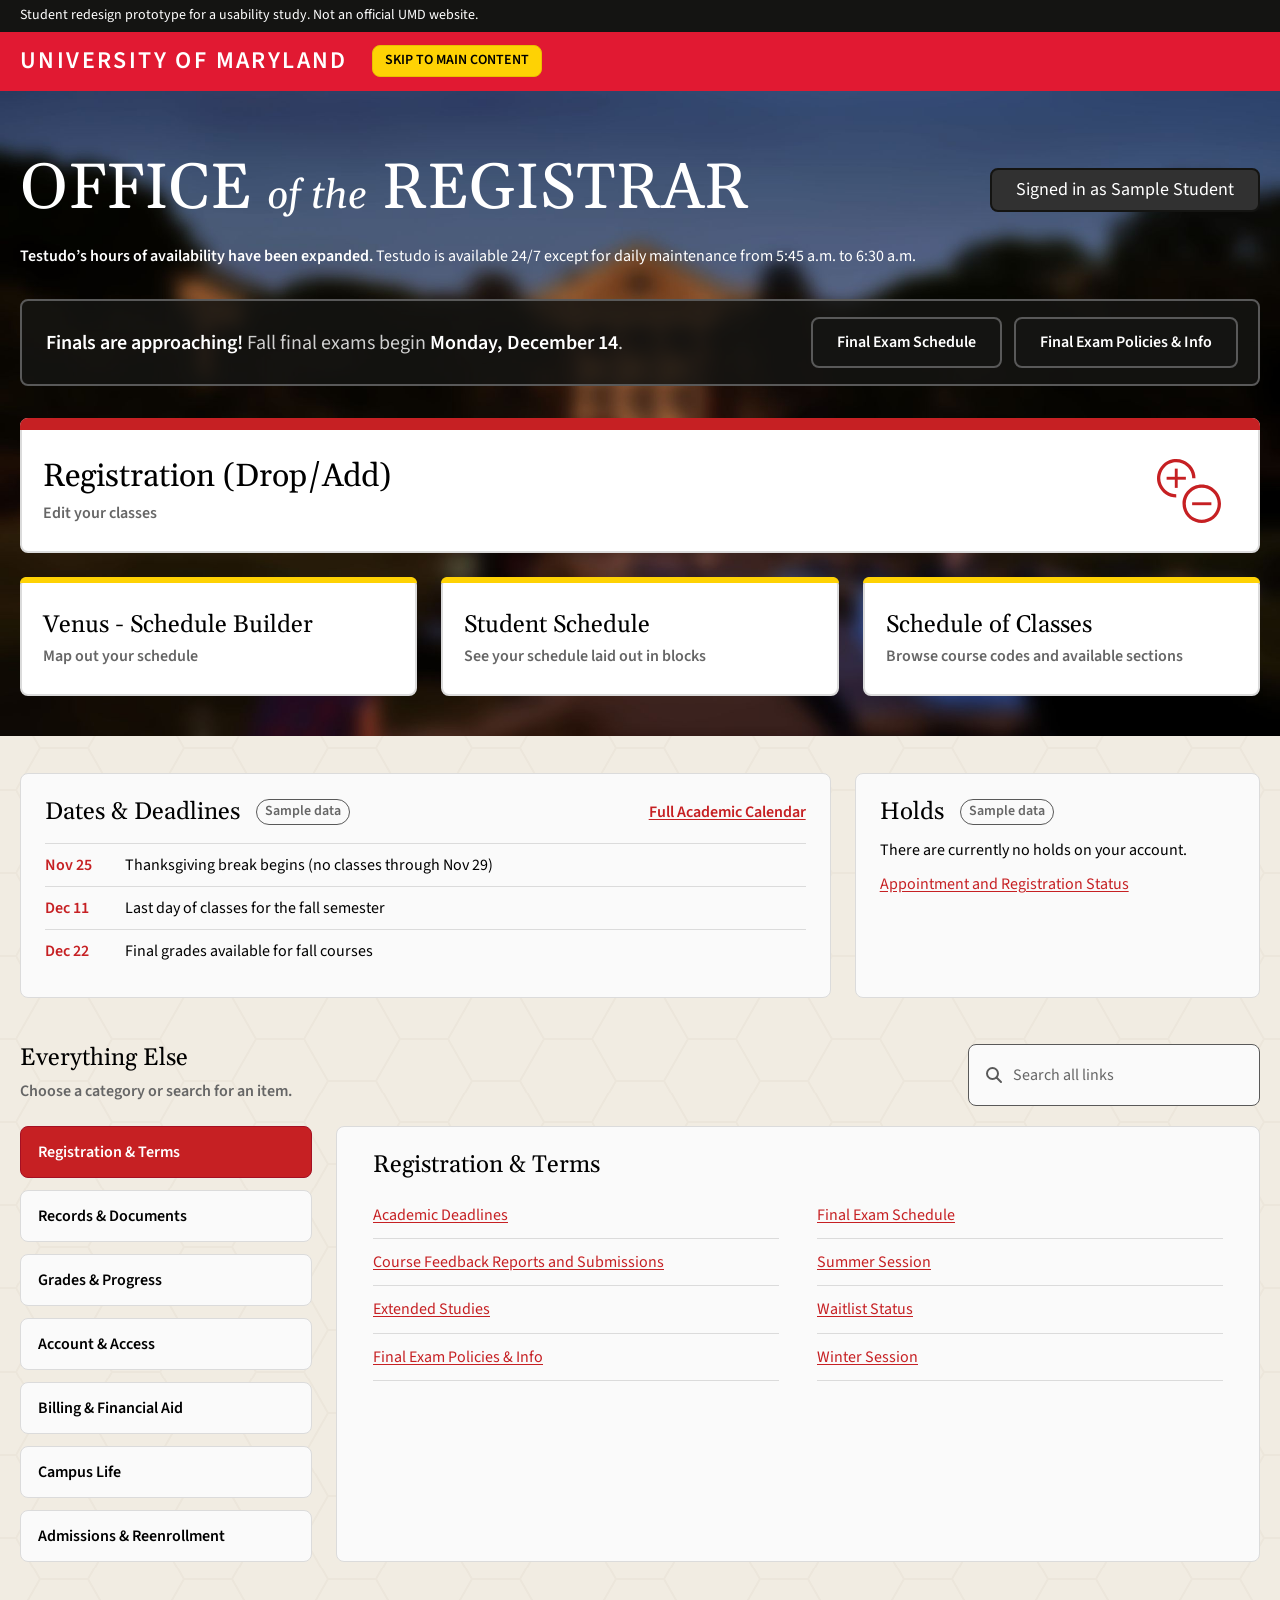
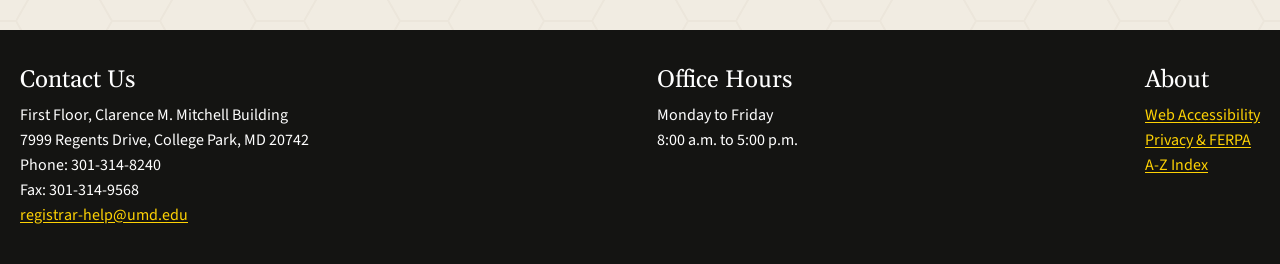
<file: index.html>
<!DOCTYPE html>
<html lang="en">
<head>
  <meta charset="utf-8">
  <meta name="viewport" content="width=device-width, initial-scale=1">
  <!-- Keeps the prototype out of search results, so students looking for the real Testudo don't land here -->
  <meta name="robots" content="noindex">
  <title>Office of the Registrar – Testudo Redesign Prototype</title>
  <link rel="stylesheet" href="styles.css">
  <script src="link-filter.js" defer></script>
</head>
<body>
  <header class="site-header">
    <p class="prototype-notice">Student redesign prototype for a usability study. Not an official UMD website.</p>
    <div class="header-bar">
      <p class="site-name">University of Maryland</p>
      <a class="skip-link" href="#main">Skip to main content</a>
    </div>
  </header>

  <main id="main">
    <div class="hero">
      <div class="page-intro">
        <h1>Office <span class="title-connector">of the</span> Registrar</h1>
        <p class="signed-in">Signed in as Sample Student</p>
        <p class="announcement"><strong>Testudo’s hours of availability have been expanded.</strong> Testudo is available 24/7 except for daily maintenance from 5:45 a.m. to 6:30 a.m.</p>
      </div>

      <!-- Seasonal shortcut: a real site would show this only in the weeks before finals -->
      <div class="finals-reminder">
        <p><strong>Finals are approaching!</strong> <span class="finals-date">Fall final exams begin <time datetime="2026-12-14">Monday, December&nbsp;14</time>.</span></p>
        <div class="finals-links">
          <a href="destination.html?to=final-exam-schedule">Final Exam Schedule</a>
          <a href="destination.html?to=final-exam-policies-and-info">Final Exam Policies &amp; Info</a>
        </div>
      </div>

      <section class="registration-tasks">
        <h2 class="visually-hidden">Registration &amp; Schedules</h2>
        <ul class="task-cards">
          <li class="task-card featured-task">
            <h3><a href="destination.html?to=registration-drop-add">Registration (Drop/Add)</a></h3>
            <p class="task-description">Edit your classes</p>
            <img src="images/register-icon.svg" alt="" width="133" height="133">
          </li>
          <li class="task-card">
            <h3><a href="destination.html?to=venus-schedule-builder">Venus - Schedule Builder</a></h3>
            <p class="task-description">Map out your schedule</p>
          </li>
          <li class="task-card">
            <h3><a href="destination.html?to=student-schedule">Student Schedule</a></h3>
            <p class="task-description">See your schedule laid out in blocks</p>
          </li>
          <li class="task-card">
            <h3><a href="destination.html?to=schedule-of-classes">Schedule of Classes</a></h3>
            <p class="task-description">Browse course codes and available sections</p>
          </li>
        </ul>
      </section>
    </div>

    <div class="dates-and-holds">
      <section class="deadlines">
        <h2>Dates &amp; Deadlines</h2>
        <p class="sample-label">Sample data</p>
        <p class="calendar-link"><a href="destination.html?to=full-academic-calendar">Full Academic Calendar</a></p>
        <ul class="deadline-list">
          <li><time datetime="2026-11-25">Nov 25</time> Thanksgiving break begins (no classes through Nov 29)</li>
          <li><time datetime="2026-12-11">Dec 11</time> Last day of classes for the fall semester</li>
          <li><time datetime="2026-12-22">Dec 22</time> Final grades available for fall courses</li>
        </ul>
      </section>

      <section class="holds">
        <h2>Holds</h2>
        <p class="sample-label">Sample data</p>
        <p>There are currently no holds on your account.</p>
        <p><a href="destination.html?to=appointment-and-registration-status">Appointment and Registration Status</a></p>
      </section>
    </div>

    <section class="everything-else">
      <h2>Everything Else</h2>

      <!-- Hidden until link-filter.js runs, so every link is still listed if JavaScript doesn't load -->
      <p class="everything-else-hint" hidden>Choose a category or search for an item.</p>
      <search class="link-search" hidden>
        <!-- The label is hidden on screen but still names the box for screen readers. The hint inside the box uses the same words -->
        <label class="visually-hidden" for="link-search-input">Search all links</label>
        <!-- autocomplete="off" so the browser doesn't suggest an earlier participant's searches -->
        <input type="search" id="link-search-input" placeholder="Search all links" autocomplete="off">
        <p class="search-status visually-hidden" role="status"></p>
      </search>
      <fieldset class="category-picker" hidden>
        <legend class="visually-hidden">Category</legend>
        <label><input type="radio" name="category" value="registration-terms" checked> Registration &amp; Terms</label>
        <label><input type="radio" name="category" value="records-documents"> Records &amp; Documents</label>
        <label><input type="radio" name="category" value="grades-progress"> Grades &amp; Progress</label>
        <label><input type="radio" name="category" value="account-access"> Account &amp; Access</label>
        <label><input type="radio" name="category" value="billing-financial-aid"> Billing &amp; Financial Aid</label>
        <label><input type="radio" name="category" value="campus-life"> Campus Life</label>
        <label><input type="radio" name="category" value="admissions-reenrollment"> Admissions &amp; Reenrollment</label>
      </fieldset>

      <div class="search-results" hidden>
        <h3>Search results</h3>
        <ul></ul>
        <p class="no-matches" hidden></p>
      </div>

      <div class="category" id="registration-terms">
        <h3>Registration &amp; Terms</h3>
        <ul>
          <li><a href="destination.html?to=academic-deadlines">Academic Deadlines</a></li>
          <li><a href="destination.html?to=course-feedback-reports-and-submissions">Course Feedback Reports and Submissions</a></li>
          <li><a href="destination.html?to=extended-studies">Extended Studies</a></li>
          <li><a href="destination.html?to=final-exam-policies-and-info">Final Exam Policies &amp; Info</a></li>
          <li><a href="destination.html?to=final-exam-schedule">Final Exam Schedule</a></li>
          <li><a href="destination.html?to=summer-session">Summer Session</a></li>
          <li><a href="destination.html?to=waitlist-status">Waitlist Status</a></li>
          <li><a href="destination.html?to=winter-session">Winter Session</a></li>
        </ul>
      </div>

      <div class="category" id="records-documents">
        <h3>Records &amp; Documents</h3>
        <ul>
          <li><a href="destination.html?to=degree-verification-request">Degree Verification Request</a></li>
          <li><a href="destination.html?to=diploma-remake-request">Diploma Remake Request</a></li>
          <li><a href="destination.html?to=enrollment-certification-request">Enrollment Certification Request</a></li>
          <li><a href="destination.html?to=institute-of-applied-agriculture-transcripts">Institute of Applied Agriculture Transcripts</a></li>
          <li><a href="destination.html?to=notarization-of-documents-request">Notarization of Documents Request</a></li>
          <li><a href="destination.html?to=transcript-ordering">Transcript Ordering</a></li>
          <li><a href="destination.html?to=unofficial-transcript">Unofficial Transcript</a></li>
        </ul>
      </div>

      <div class="category" id="grades-progress">
        <h3>Grades &amp; Progress</h3>
        <ul>
          <li><a href="destination.html?to=degree-audit">Degree Audit</a></li>
          <li><a href="destination.html?to=gpa-calculator">GPA Calculator</a></li>
          <li><a href="destination.html?to=grades">Grades</a></li>
          <li><a href="destination.html?to=graduation-application-and-diploma-status">Graduation Application &amp; Diploma Status</a></li>
          <li><a href="destination.html?to=honor-pledge">Honor Pledge</a></li>
          <li><a href="destination.html?to=transfer-credit">Transfer Credit</a></li>
        </ul>
      </div>

      <div class="category" id="account-access">
        <h3>Account &amp; Access</h3>
        <ul>
          <li><a href="destination.html?to=change-address-e-mail">Change Address / E-mail</a></li>
          <li><a href="destination.html?to=deactivate-id-card">Deactivate ID Card</a></li>
          <li><a href="destination.html?to=grant-remove-parent-access">Grant/Remove Parent Access</a></li>
          <li><a href="destination.html?to=parent-access">Parent Access</a></li>
          <li><a href="destination.html?to=passwords-and-account-security">Passwords &amp; Account Security</a></li>
          <li><a href="destination.html?to=personal-information">Personal Information</a></li>
        </ul>
      </div>

      <div class="category" id="billing-financial-aid">
        <h3>Billing &amp; Financial Aid</h3>
        <ul>
          <li><a href="destination.html?to=billing-and-payments">Billing &amp; Payments</a></li>
          <li><a href="destination.html?to=financial-aid">Financial Aid</a></li>
        </ul>
      </div>

      <div class="category" id="campus-life">
        <h3>Campus Life</h3>
        <ul>
          <li><a href="destination.html?to=campus-map">Campus Map</a></li>
          <li><a href="destination.html?to=counseling-center">Counseling Center</a></li>
          <li><a href="destination.html?to=dining">Dining</a></li>
          <li><a href="destination.html?to=health-center">Health Center</a></li>
          <li><a href="destination.html?to=housing">Housing</a></li>
          <li><a href="destination.html?to=register-to-vote">Register to Vote</a></li>
          <li><a href="destination.html?to=transportation">Transportation</a></li>
          <li><a href="destination.html?to=tutoring-services">Tutoring Services</a></li>
        </ul>
      </div>

      <div class="category" id="admissions-reenrollment">
        <h3>Admissions &amp; Reenrollment</h3>
        <ul>
          <li><a href="destination.html?to=grad-school">Grad School</a></li>
          <li><a href="destination.html?to=reenrollment">Reenrollment</a></li>
          <li><a href="destination.html?to=undergrad-admissions">Undergrad Admissions</a></li>
        </ul>
      </div>
    </section>
  </main>

  <footer class="site-footer">
    <div>
      <h2>Contact Us</h2>
      <address>
        First Floor, Clarence M. Mitchell Building<br>
        7999 Regents Drive, College Park, MD 20742<br>
        Phone: 301-314-8240<br>
        Fax: 301-314-9568<br>
        <a href="destination.html?to=registrar-help-email">registrar-help@umd.edu</a>
      </address>
    </div>
    <div>
      <h2>Office Hours</h2>
      <p>Monday to Friday<br>8:00 a.m. to 5:00 p.m.</p>
    </div>
    <div>
      <h2>About</h2>
      <ul>
        <li><a href="destination.html?to=web-accessibility">Web Accessibility</a></li>
        <li><a href="destination.html?to=privacy-and-ferpa">Privacy &amp; FERPA</a></li>
        <li><a href="destination.html?to=a-z-index">A-Z Index</a></li>
      </ul>
    </div>
  </footer>
</body>
</html>
</file>
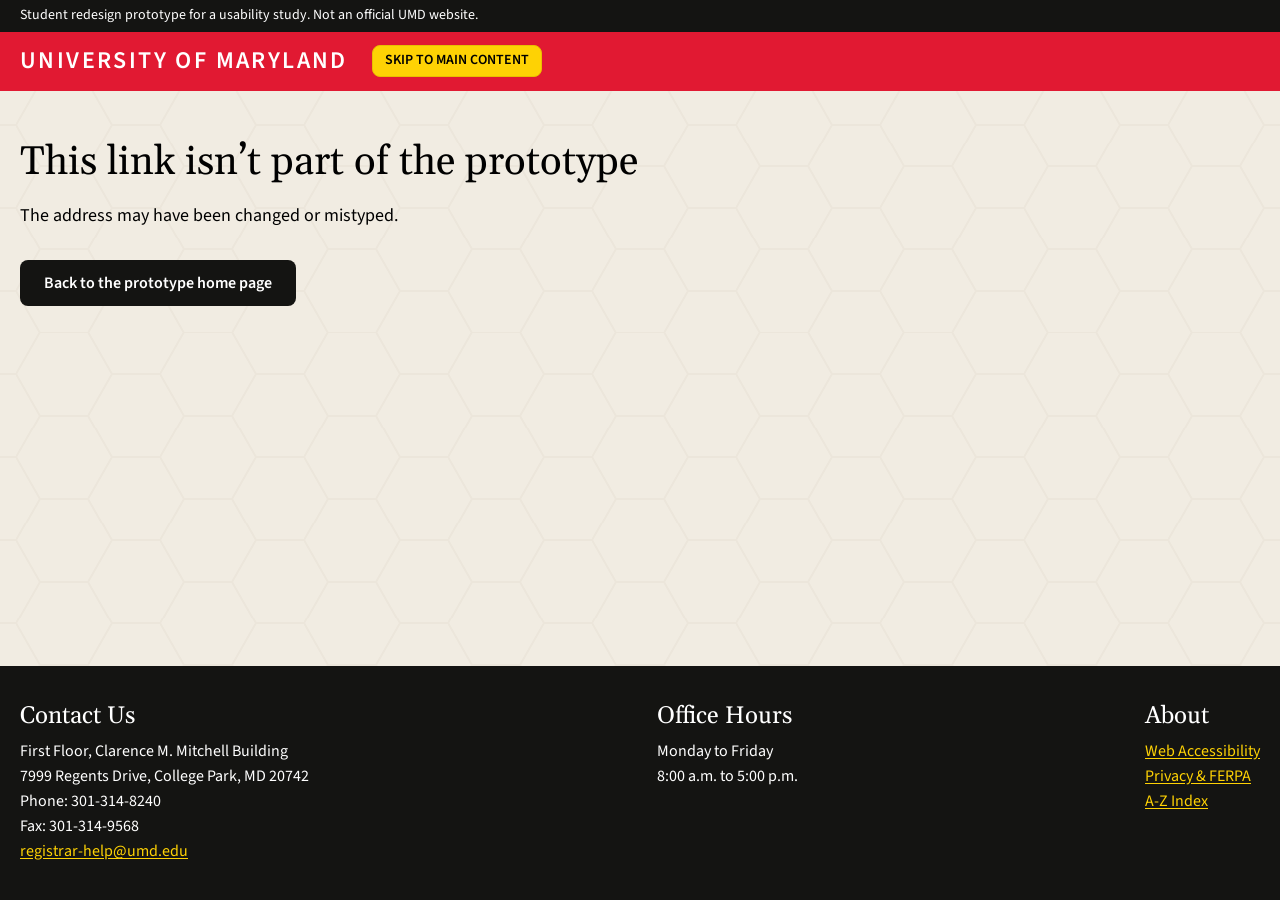
<file: destination.html>
<!DOCTYPE html>
<html lang="en">
<head>
  <meta charset="utf-8">
  <meta name="viewport" content="width=device-width, initial-scale=1">
  <meta name="robots" content="noindex">
  <title>Prototype link – Testudo Redesign Prototype</title>
  <link rel="stylesheet" href="styles.css">
  <script src="destination.js" defer></script>
</head>
<body>
  <header class="site-header">
    <p class="prototype-notice">Student redesign prototype for a usability study. Not an official UMD website.</p>
    <div class="header-bar">
      <p class="site-name">University of Maryland</p>
      <a class="skip-link" href="#main">Skip to main content</a>
    </div>
  </header>

  <main id="main" class="destination">
    <!-- destination.js fills in which link was chosen. Without JavaScript, this general version still makes sense -->
    <h1 class="destination-heading">You chose a link in the prototype</h1>
    <p class="destination-explanation">This is the end of the prototype. On the real Testudo, this link would take you to another page or system.</p>

    <section class="sample-deadlines" hidden>
      <div class="sample-deadlines-heading">
        <h2>Fall 2026 Academic Deadlines</h2>
        <p class="sample-label">Sample data</p>
      </div>
      <table>
        <caption class="visually-hidden">Sample fall 2026 deadlines and their dates</caption>
        <thead>
          <tr>
            <th scope="col">Date</th>
            <th scope="col">Deadline</th>
          </tr>
        </thead>
        <tbody>
          <tr><td><time datetime="2026-08-31">Aug 31</time></td><td>First day of classes</td></tr>
          <tr><td><time datetime="2026-09-14">Sep 14</time></td><td>Last day to add a class</td></tr>
          <tr><td><time datetime="2026-09-14">Sep 14</time></td><td>Last day to drop a class without a W</td></tr>
          <tr><td><time datetime="2026-11-09">Nov 9</time></td><td>Last day to drop a class with a W</td></tr>
          <tr><td><time datetime="2026-11-25">Nov 25–29</time></td><td>Thanksgiving break (no classes)</td></tr>
          <tr><td><time datetime="2026-12-11">Dec 11</time></td><td>Last day of classes</td></tr>
          <tr><td><time datetime="2026-12-14">Dec 14–21</time></td><td>Final exams</td></tr>
        </tbody>
      </table>
    </section>

    <p><a class="back-link" href="index.html">Back to the prototype home page</a></p>
  </main>

  <footer class="site-footer">
    <div>
      <h2>Contact Us</h2>
      <address>
        First Floor, Clarence M. Mitchell Building<br>
        7999 Regents Drive, College Park, MD 20742<br>
        Phone: 301-314-8240<br>
        Fax: 301-314-9568<br>
        <a href="destination.html?to=registrar-help-email">registrar-help@umd.edu</a>
      </address>
    </div>
    <div>
      <h2>Office Hours</h2>
      <p>Monday to Friday<br>8:00 a.m. to 5:00 p.m.</p>
    </div>
    <div>
      <h2>About</h2>
      <ul>
        <li><a href="destination.html?to=web-accessibility">Web Accessibility</a></li>
        <li><a href="destination.html?to=privacy-and-ferpa">Privacy &amp; FERPA</a></li>
        <li><a href="destination.html?to=a-z-index">A-Z Index</a></li>
      </ul>
    </div>
  </footer>
</body>
</html>
</file>
<file: styles.css>
@font-face {
  font-family: "Source Sans 3";
  src: url("fonts/source-sans-3-latin-400-normal.woff2") format("woff2");
  font-weight: 400;
  font-display: swap;
}

@font-face {
  font-family: "Source Sans 3";
  src: url("fonts/source-sans-3-latin-600-normal.woff2") format("woff2");
  font-weight: 600;
  font-display: swap;
}

/* Backup for devices without Georgia, like Android phones. It takes up the same space as Georgia, so the layout doesn't change */
@font-face {
  font-family: "Gelasio";
  src: url("fonts/gelasio-latin-400-normal.woff2") format("woff2");
  font-weight: 400;
  font-style: normal;
  font-display: swap;
}

@font-face {
  font-family: "Gelasio";
  src: url("fonts/gelasio-latin-400-italic.woff2") format("woff2");
  font-weight: 400;
  font-style: italic;
  font-display: swap;
}

:root {
  --umd-red: #e11932;
  --umd-red-dark: #a41023;
  --text-red: #c62023;
  --umd-yellow: #fed204;
  --umd-yellow-outline: #e8bf00;
  --dark: #141412;
  --dark-gray: #313131;
  --outline-dark-1: #595959;
  --outline: #dbdbdb;
  --off-white: #f1ece2;
  --off-white-2: #fafafa;
  --hover-gray: #ededed;
  /* Darker than the Figma value (#9d9d9d), which was too light to pass 4.5:1 contrast */
  --subtext: #666666;
  --focus: var(--dark);
  --font-sans: "Source Sans 3", sans-serif;
  --font-serif: Georgia, Gelasio, serif;
  --content-width: 77.5rem;
  --page-gutter: max(1rem, (100% - var(--content-width)) / 2);
}

/* Keeps the hidden attribute working on elements that get a display value in this file */
[hidden] {
  display: none !important;
}

* {
  box-sizing: border-box;
}

/* Always shows the scrollbar track, even on short pages, so the layout doesn't shift sideways
   when going from the long home page to a short destination page */
html {
  overflow-y: scroll;
}

/* The page is always at least as tall as the window, and main takes up the extra space,
   so the footer stays at the bottom on short pages like destination.html */
body {
  display: flex;
  flex-direction: column;
  min-height: 100vh;
  min-height: 100dvh;
  margin: 0;
  /* A terrapin-shell pattern, barely darker than the beige so it stays behind the content.
     The offset puts a hexagon's center in the middle of the screen, so both sides cut off evenly at any width */
  background: var(--off-white) url("images/shell-pattern.svg") calc(50% + 24px) top;
  color: #000;
  font-family: var(--font-sans);
  line-height: 1.4;
  /* Lets a long word or email address break instead of making the page scroll sideways at high zoom */
  overflow-wrap: break-word;
  /* Rewraps lines so a paragraph doesn't end with one word on its own line */
  text-wrap: pretty;
}

main {
  flex-grow: 1;
}

::selection {
  background: var(--umd-yellow);
  color: #000;
}

/* For people who turn on "Increase contrast" or a similar setting: no pattern, darker gray text, and stronger borders */
@media (prefers-contrast: more) {
  :root {
    --subtext: #4d4d4d;
    --outline: #767676;
  }

  body,
  .hero {
    background-image: none;
  }
}

h1,
h2,
h3 {
  font-family: var(--font-serif);
  font-size: 1.5rem;
  font-weight: 400;
  line-height: 1.2;
}

strong {
  font-weight: 600;
}

a {
  color: var(--text-red);
  /* Moves the underline below letters like g and y, so it doesn't break around them */
  text-underline-offset: 0.15em;
}

a:hover {
  color: var(--umd-red-dark);
  text-decoration-thickness: 2px;
}

:focus-visible {
  outline: 3px solid var(--focus);
  outline-offset: 3px;
}

/* Only for people who haven't asked their device to reduce motion. Hover colors fade in,
   and buttons and cards shrink slightly while pressed so taps on phones get feedback too */
@media (prefers-reduced-motion: no-preference) {
  a,
  .task-card,
  .category-picker label {
    transition: background-color 0.15s, border-color 0.15s, color 0.15s, transform 0.1s ease-out;
  }

  .skip-link:active,
  .finals-reminder a:active,
  .category-picker label:active,
  .back-link:active {
    transform: scale(0.97);
  }

  /* Big things need a smaller change to look the same */
  .task-card:active {
    transform: scale(0.99);
  }
}

/* Makes white text on dark backgrounds look as thin on Macs as it does in the design */
.site-header,
.page-intro,
.finals-reminder,
.site-footer {
  -webkit-font-smoothing: antialiased;
  -moz-osx-font-smoothing: grayscale;
}

/* Hidden on screen but still read by screen readers */
.visually-hidden {
  position: absolute;
  width: 1px;
  height: 1px;
  overflow: hidden;
  clip-path: inset(50%);
  white-space: nowrap;
}

.prototype-notice {
  margin: 0;
  padding: 0.375rem var(--page-gutter);
  background: var(--dark);
  color: #fff;
  font-size: 0.875rem;
}

.header-bar {
  display: flex;
  flex-wrap: wrap;
  align-items: center;
  gap: 0.75rem 1.5rem;
  min-height: 3.6875rem;
  padding: 0.5rem var(--page-gutter);
  background: var(--umd-red);
}

.site-name {
  margin: 0;
  color: #fff;
  font-size: 1.5rem;
  font-weight: 600;
  letter-spacing: 0.1em;
  text-transform: uppercase;
}

.skip-link {
  padding: 0.3125rem 0.75rem;
  border: 1px solid var(--umd-yellow-outline);
  border-radius: 8px;
  background: var(--umd-yellow);
  color: #000;
  font-size: 0.875rem;
  font-weight: 600;
  text-decoration: none;
  text-transform: uppercase;
}

.skip-link:hover {
  background: var(--umd-yellow-outline);
  color: #000;
}

@media (max-width: 36em) {
  .site-name {
    font-size: 1.125rem;
    letter-spacing: 0.05em;
  }
}

.hero {
  --focus: var(--umd-yellow);
  display: grid;
  gap: 2rem;
  padding: 4rem var(--page-gutter) 2.5rem;
  /* The photo is already blurred and darkened, so white text stays at least 5:1 on its brightest spot */
  background: var(--dark) url("images/banner.jpg") center / cover;
  color: #fff;
}

.page-intro {
  --title-size: 4rem;
  display: grid;
  grid-template-columns: 1fr auto;
  align-items: center;
  gap: 1.25rem 1.5rem;
}

.page-intro h1 {
  margin: 0;
  font-size: var(--title-size);
  line-height: 1.1;
  text-transform: uppercase;
  /* Trims the space fonts add above capital letters and below the baseline, so the title lines up with the status bar */
  text-box: trim-both cap alphabetic;
}

.title-connector {
  font-size: 0.625em;
  font-style: italic;
  text-transform: none;
}

.signed-in {
  display: flex;
  align-items: center;
  /* Georgia's capital letters are 0.693 of its font size, so this makes the bar exactly as tall as the title's capitals */
  min-height: calc(var(--title-size) * 0.693);
  margin: 0;
  padding: 0 1.5rem;
  border: 2px solid var(--dark);
  border-radius: 8px;
  background: var(--dark-gray);
  font-size: 1.125rem;
}

.announcement {
  grid-column: 1 / -1;
  margin: 0;
}

@media (max-width: 68em) {
  .page-intro {
    grid-template-columns: 1fr;
  }

  .signed-in {
    justify-self: start;
  }
}

@media (max-width: 40em) {
  .hero {
    padding-top: 2.5rem;
  }

  .page-intro {
    --title-size: 2.5rem;
  }

  .signed-in {
    min-height: 2.75rem;
  }
}

.finals-reminder {
  display: flex;
  flex-wrap: wrap;
  align-items: center;
  justify-content: space-between;
  gap: 0.75rem 1.5rem;
  padding: 1rem 1.25rem 1rem 1.5rem;
  border: 2px solid var(--outline-dark-1);
  border-radius: 8px;
  /* Lets a little of the photo show through. Even over pure white, white text here stays above 10:1 */
  background: rgb(20 20 18 / 0.85);
}

.finals-reminder p {
  margin: 0;
  font-size: 1.25rem;
}

.finals-date {
  color: rgb(255 255 255 / 0.8);
}

.finals-reminder time {
  color: #fff;
  font-weight: 600;
}

.finals-links {
  display: flex;
  flex-wrap: wrap;
  gap: 0.75rem;
}

/* When the buttons stack on phones, each fills the row so they match in width */
.finals-reminder a {
  flex-grow: 1;
  padding: 0.75rem 1.5rem;
  text-align: center;
  border: 2px solid var(--outline-dark-1);
  border-radius: 8px;
  background: var(--dark);
  color: #fff;
  font-weight: 600;
  text-decoration: none;
}

.finals-reminder a:hover {
  background: var(--dark-gray);
  color: #fff;
}

.task-cards {
  display: grid;
  grid-template-columns: repeat(3, 1fr);
  gap: 1.5rem;
  margin: 0;
  padding: 0;
  list-style: none;
}

.task-card {
  --strip-color: var(--umd-yellow);
  --strip-size: 6px;
  position: relative;
  padding: calc(1.625rem + var(--strip-size)) 1.3125rem 1.625rem;
  border: 2px solid var(--outline);
  border-radius: 8px;
  background: #fff;
  color: #000;
}

/* Drawn over the border instead of being a thick border, so the strip's ends follow the rounded corners */
.task-card::before {
  content: "";
  position: absolute;
  top: -2px;
  right: -2px;
  left: -2px;
  height: var(--strip-size);
  border-radius: 8px 8px 0 0;
  background: var(--strip-color);
}

.task-card:hover {
  background: var(--hover-gray);
}

/* The most-used task gets the full width and a thicker red strip, so it's the first thing people see */
.featured-task {
  --strip-color: var(--text-red);
  --strip-size: 12px;
  grid-column: 1 / -1;
  display: grid;
  grid-template-columns: 1fr auto;
  align-content: center;
  column-gap: 1.5rem;
  min-height: 7.5rem;
}

.featured-task h3,
.featured-task .task-description {
  grid-column: 1;
}

.featured-task img {
  grid-column: 2;
  grid-row: 1 / span 2;
  align-self: center;
  width: 4rem;
  height: auto;
  margin-right: 1rem;
}

.task-card h3 {
  margin: 0;
}

.featured-task h3 {
  font-size: 2rem;
}

.task-card a {
  color: inherit;
  text-decoration: none;
}

/* Stretches the link over the whole card, so clicking anywhere on the card works */
.task-card a::after {
  content: "";
  position: absolute;
  inset: 0;
}

.task-card a:focus-visible {
  outline: none;
}

/* The focus ring goes around the whole card instead, since the whole card is the link */
.task-card:has(a:focus-visible) {
  outline: 3px solid var(--focus);
  outline-offset: 3px;
}

.task-description {
  margin: 0.375rem 0 0;
  color: var(--subtext);
  font-weight: 600;
}

@media (max-width: 44em) {
  .task-cards {
    grid-template-columns: 1fr;
  }
}

@media (max-width: 36em) {
  .featured-task {
    column-gap: 1rem;
  }

  .featured-task h3 {
    font-size: 1.5rem;
  }

  .featured-task img {
    width: 2.75rem;
    margin-right: 0;
  }
}

.dates-and-holds {
  display: grid;
  grid-template-columns: 2fr 1fr;
  gap: 1.5rem;
  width: min(100% - 2rem, var(--content-width));
  margin: 2.3125rem auto 0;
}

.deadlines,
.holds {
  padding: 1.5rem;
  border: 1px solid var(--outline);
  border-radius: 8px;
  background: var(--off-white-2);
}

.deadlines {
  display: grid;
  grid-template-columns: auto 1fr auto;
  align-items: center;
  column-gap: 1rem;
}

.deadlines h2,
.holds h2 {
  margin: 0;
}

.sample-label {
  justify-self: start;
  margin: 0;
  padding: 0.125rem 0.5rem;
  border: 1px solid var(--outline-dark-1);
  border-radius: 999px;
  color: var(--subtext);
  font-size: 0.875rem;
  font-weight: 600;
  white-space: nowrap;
}

.calendar-link {
  margin: 0;
  font-weight: 600;
}

.deadline-list {
  grid-column: 1 / -1;
  margin: 1rem 0 0;
  padding: 0;
  list-style: none;
}

.deadline-list li {
  display: grid;
  grid-template-columns: 5rem 1fr;
  padding: 0.625rem 0;
  border-top: 1px solid var(--outline);
}

.deadline-list time {
  color: var(--text-red);
  font-weight: 600;
}

.holds {
  display: grid;
  grid-template-columns: auto 1fr;
  align-items: center;
  align-content: start;
  gap: 0.75rem 1rem;
}

.holds p {
  margin: 0;
}

.holds p:not(.sample-label) {
  grid-column: 1 / -1;
}

@media (max-width: 56em) {
  .dates-and-holds {
    grid-template-columns: 1fr;
  }
}

@media (max-width: 36em) {
  .deadlines,
  .holds {
    padding: 1.25rem;
  }

  .deadlines {
    grid-template-columns: auto 1fr;
  }

  .calendar-link {
    grid-column: 1 / -1;
    margin-top: 0.75rem;
  }
}

.everything-else {
  display: grid;
  grid-template-columns: 18.25rem 1fr;
  align-items: start;
  gap: 0.25rem 1.5rem;
  width: min(100% - 2rem, var(--content-width));
  margin: 2.875rem auto 4.25rem;
}

.everything-else h2 {
  grid-column: 1;
  margin: 0;
}

.everything-else-hint {
  grid-column: 1;
  margin: 0;
  color: var(--subtext);
  font-weight: 600;
}

.link-search {
  grid-column: 2;
  grid-row: 1 / span 2;
  justify-self: end;
}

.link-search input {
  width: 18.25rem;
  min-height: 3.875rem;
  padding: 0 1rem 0 2.75rem;
  border: 1px solid var(--outline-dark-1);
  border-radius: 8px;
  background: var(--off-white-2) url("images/search-icon.svg") no-repeat 1rem center;
  color: #000;
  font: inherit;
}

.link-search input::placeholder {
  color: var(--subtext);
  opacity: 1;
}

.category-picker {
  grid-column: 1;
  grid-row: 3;
  display: grid;
  gap: 0.75rem;
  min-width: 0;
  margin: 1rem 0 0;
  padding: 0;
  border: 0;
}

.category-picker label {
  position: relative;
  display: flex;
  align-items: center;
  min-height: 3.25rem;
  padding: 0 1.0625rem;
  border: 1px solid var(--outline);
  border-radius: 8px;
  background: var(--off-white-2);
  font-weight: 600;
  cursor: pointer;
}

/* The real radio button sits invisibly on top of its label, so clicks, taps, and screen readers all land on it */
.category-picker input {
  position: absolute;
  top: 0;
  left: 0;
  width: 100%;
  height: 100%;
  margin: 0;
  opacity: 0;
  cursor: pointer;
}

.category-picker label:hover {
  background: var(--hover-gray);
}

.category-picker label:has(:checked) {
  border-color: var(--umd-red-dark);
  background: var(--text-red);
  color: #fff;
}

.category-picker label:has(:focus-visible) {
  outline: 3px solid var(--focus);
  outline-offset: 3px;
}

/* Windows contrast themes remove background colors, so the selected category uses the theme's highlight colors */
@media (forced-colors: active) {
  .category-picker label:has(:checked) {
    forced-color-adjust: none;
    border-color: SelectedItem;
    background: SelectedItem;
    color: SelectedItemText;
  }
}

.category,
.search-results {
  margin-top: 1rem;
  padding: 1.5rem 2.25rem;
  border: 1px solid var(--outline);
  border-radius: 8px;
  background: var(--off-white-2);
}

.category {
  grid-column: 1 / -1;
}

/* Beside the buttons only once link-filter.js shows them. Without JavaScript, every category stacks full width */
.category-picker:not([hidden]) ~ .category,
.category-picker:not([hidden]) ~ .search-results {
  grid-column: 2;
  grid-row: 3;
  align-self: stretch;
}

.category h3,
.search-results h3 {
  margin: 0 0 0.75rem;
}

/* Same top spacing as a result link, so the message sits where the first link would be */
.no-matches {
  margin: 0;
  padding: 0.75rem 0;
}

.category ul,
.search-results ul {
  columns: 2;
  column-gap: 2.375rem;
  margin: 0;
  padding: 0;
  list-style: none;
}

.category li,
.search-results li {
  break-inside: avoid;
  padding: 0.75rem 0;
  border-bottom: 1px solid var(--outline);
}

@media (max-width: 56em) {
  .everything-else {
    grid-template-columns: 1fr;
  }

  .link-search {
    grid-column: 1;
    grid-row: auto;
    justify-self: stretch;
    margin-top: 0.75rem;
  }

  .link-search input {
    width: 100%;
  }

  .category-picker {
    grid-row: auto;
    grid-template-columns: repeat(2, 1fr);
    gap: 0.5rem;
  }

  /* An odd last button fills the row, so it isn't left alone at half width */
  .category-picker label:last-of-type:nth-of-type(odd) {
    grid-column: 1 / -1;
  }

  .category-picker:not([hidden]) ~ .category,
  .category-picker:not([hidden]) ~ .search-results {
    grid-column: 1;
    grid-row: auto;
  }
}

@media (max-width: 36em) {
  .category,
  .search-results {
    padding: 1.25rem;
  }

  .category ul,
  .search-results ul {
    columns: 1;
  }
}

.site-footer {
  --focus: var(--umd-yellow);
  display: flex;
  flex-wrap: wrap;
  justify-content: space-between;
  gap: 2rem;
  padding: 2.25rem var(--page-gutter);
  background: var(--dark);
  color: #fff;
  line-height: 1.5625;
}

.site-footer h2 {
  margin: 0 0 0.5rem;
}

.site-footer address,
.site-footer p {
  margin: 0;
  font-style: normal;
}

.site-footer ul {
  margin: 0;
  padding: 0;
  list-style: none;
}

.site-footer a {
  color: var(--umd-yellow);
}

.site-footer a:hover {
  color: #fff;
}

@media (max-width: 36em) {
  .site-footer {
    flex-direction: column;
  }
}

/* Same side margins as the home page, so the text lines up with where the title was */
.destination {
  padding: 3rem var(--page-gutter) 4.25rem;
}

.destination > :last-child {
  margin-bottom: 0;
}

.destination h1 {
  margin: 0 0 1rem;
  font-size: 2.5rem;
}

/* Same width as the deadlines table, so lines stay short enough to read easily */
.destination-explanation {
  max-width: 50rem;
  margin: 0 0 2rem;
  font-size: 1.125rem;
}

/* Kept narrower than the page, so each date stays close to its deadline */
.sample-deadlines {
  max-width: 50rem;
  margin-bottom: 2rem;
  padding: 1.5rem;
  border: 1px solid var(--outline);
  border-radius: 8px;
  background: var(--off-white-2);
}

.sample-deadlines-heading {
  display: flex;
  flex-wrap: wrap;
  align-items: center;
  gap: 0.5rem 1rem;
  margin-bottom: 1rem;
}

.sample-deadlines h2 {
  margin: 0;
}

.sample-deadlines table {
  width: 100%;
  border-collapse: collapse;
}

.sample-deadlines th {
  padding: 0 0 0.5rem;
  border-bottom: 2px solid var(--outline-dark-1);
  font-weight: 600;
  text-align: left;
}

.sample-deadlines td {
  padding: 0.625rem 0;
  border-top: 1px solid var(--outline);
  vertical-align: top;
}

.sample-deadlines td:first-child {
  width: 7rem;
  padding-right: 1rem;
  color: var(--text-red);
  font-weight: 600;
  white-space: nowrap;
}

.back-link {
  display: inline-block;
  padding: 0.75rem 1.5rem;
  border-radius: 8px;
  background: var(--dark);
  color: #fff;
  font-weight: 600;
  text-decoration: none;
}

.back-link:hover {
  background: var(--dark-gray);
  color: #fff;
}

@media (max-width: 36em) {
  .destination h1 {
    font-size: 1.75rem;
  }

  .sample-deadlines {
    padding: 1.25rem;
  }
}
</file>
